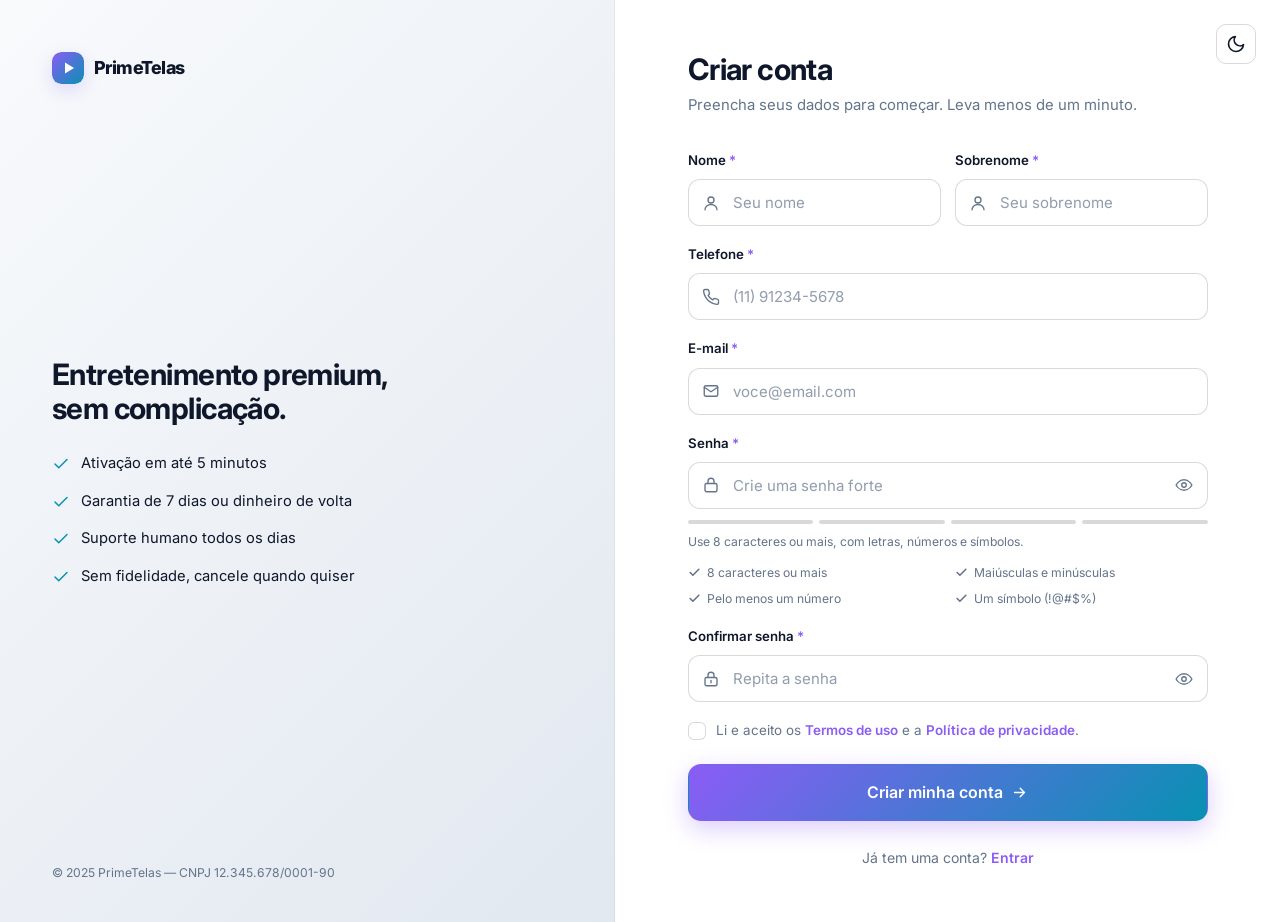
<file: cadastro.html>
<!DOCTYPE html>
<html lang="pt-BR">
<head>
<meta charset="UTF-8">
<meta name="viewport" content="width=device-width, initial-scale=1.0">
<meta name="theme-color" content="#ffffff">
<title>Criar conta — PrimeTelas</title>
<link rel="preconnect" href="https://fonts.googleapis.com">
<link rel="preconnect" href="https://fonts.gstatic.com" crossorigin>
<link href="https://fonts.googleapis.com/css2?family=Inter:wght@400;500;600;700;800&display=swap" rel="stylesheet">
<link rel="stylesheet" href="estilo.css">
<script>
  (function() {
    const savedTheme = localStorage.getItem('theme');
    if (savedTheme === 'dark') {
      document.documentElement.setAttribute('data-theme', 'dark');
    }
  })();
</script>
</head>
<body>

<div class="auth-page">
  <!-- Painel lateral -->
  <aside class="auth-aside">
    <a class="logo" href="index.html">
      <svg class="logo-mark" viewBox="0 0 32 32" aria-hidden="true">
        <defs>
          <linearGradient id="gradA" x1="0" y1="0" x2="32" y2="32" gradientUnits="userSpaceOnUse">
            <stop stop-color="#8b5cf6"/><stop offset="1" stop-color="#0891b2"/>
          </linearGradient>
        </defs>
        <rect width="32" height="32" rx="9" fill="url(#gradA)"/>
        <path d="M13 10.5v11l9-5.5-9-5.5z" fill="#fff"/>
      </svg>
      PrimeTelas
    </a>

    <div class="aside-content">
      <h2>Entretenimento premium, sem complicação.</h2>
      <ul class="aside-list">
        <li>
          <svg viewBox="0 0 24 24" fill="none" stroke="currentColor" stroke-width="2" stroke-linecap="round" stroke-linejoin="round"><path d="M20 6L9 17l-5-5"/></svg>
          Ativação em até 5 minutos
        </li>
        <li>
          <svg viewBox="0 0 24 24" fill="none" stroke="currentColor" stroke-width="2" stroke-linecap="round" stroke-linejoin="round"><path d="M20 6L9 17l-5-5"/></svg>
          Garantia de 7 dias ou dinheiro de volta
        </li>
        <li>
          <svg viewBox="0 0 24 24" fill="none" stroke="currentColor" stroke-width="2" stroke-linecap="round" stroke-linejoin="round"><path d="M20 6L9 17l-5-5"/></svg>
          Suporte humano todos os dias
        </li>
        <li>
          <svg viewBox="0 0 24 24" fill="none" stroke="currentColor" stroke-width="2" stroke-linecap="round" stroke-linejoin="round"><path d="M20 6L9 17l-5-5"/></svg>
          Sem fidelidade, cancele quando quiser
        </li>
      </ul>
    </div>

    <p class="aside-foot">&copy; 2025 PrimeTelas — CNPJ 12.345.678/0001-90</p>
  </aside>

  <!-- Formulário -->
  <main class="auth-main">
    <div class="auth-theme-toggle">
      <button class="theme-btn" id="theme-toggle" aria-label="Alternar tema">
        <svg class="moon" viewBox="0 0 24 24" fill="none" stroke="currentColor" stroke-width="2" stroke-linecap="round" stroke-linejoin="round"><path d="M21 12.79A9 9 0 1 1 11.21 3 7 7 0 0 0 21 12.79z"/></svg>
        <svg class="sun" viewBox="0 0 24 24" fill="none" stroke="currentColor" stroke-width="2" stroke-linecap="round" stroke-linejoin="round"><circle cx="12" cy="12" r="5"/><path d="M12 1v2M12 21v2M4.22 4.22l1.42 1.42M18.36 18.36l1.42 1.42M1 12h2M21 12h2M4.22 19.78l1.42-1.42M18.36 5.64l1.42-1.42"/></svg>
      </button>
    </div>

    <div class="auth-card">
      <a class="logo" href="index.html">
        <svg class="logo-mark" viewBox="0 0 32 32" aria-hidden="true">
          <defs>
            <linearGradient id="gradB" x1="0" y1="0" x2="32" y2="32" gradientUnits="userSpaceOnUse">
              <stop stop-color="#8b5cf6"/><stop offset="1" stop-color="#0891b2"/>
            </linearGradient>
          </defs>
          <rect width="32" height="32" rx="9" fill="url(#gradB)"/>
          <path d="M13 10.5v11l9-5.5-9-5.5z" fill="#fff"/>
        </svg>
        PrimeTelas
      </a>

      <h1>Criar conta</h1>
      <p class="sub">Preencha seus dados para começar. Leva menos de um minuto.</p>

      <form id="form-cadastro" novalidate>
        <div class="field-row">
          <div class="field" data-field="nome">
            <label for="nome">Nome <span class="req">*</span></label>
            <div class="input-wrap">
              <svg class="leading" viewBox="0 0 24 24" fill="none" stroke="currentColor" stroke-width="1.8" stroke-linecap="round" stroke-linejoin="round"><circle cx="12" cy="8" r="4"/><path d="M4 21c0-4 3.6-7 8-7s8 3 8 7"/></svg>
              <input type="text" id="nome" name="nome" placeholder="Seu nome" autocomplete="given-name">
            </div>
            <p class="error-msg">Informe seu nome.</p>
          </div>

          <div class="field" data-field="sobrenome">
            <label for="sobrenome">Sobrenome <span class="req">*</span></label>
            <div class="input-wrap">
              <svg class="leading" viewBox="0 0 24 24" fill="none" stroke="currentColor" stroke-width="1.8" stroke-linecap="round" stroke-linejoin="round"><circle cx="12" cy="8" r="4"/><path d="M4 21c0-4 3.6-7 8-7s8 3 8 7"/></svg>
              <input type="text" id="sobrenome" name="sobrenome" placeholder="Seu sobrenome" autocomplete="family-name">
            </div>
            <p class="error-msg">Informe seu sobrenome.</p>
          </div>
        </div>

        <div class="field" data-field="telefone">
          <label for="telefone">Telefone <span class="req">*</span></label>
          <div class="input-wrap">
            <svg class="leading" viewBox="0 0 24 24" fill="none" stroke="currentColor" stroke-width="1.8" stroke-linecap="round" stroke-linejoin="round"><path d="M22 16.9v3a2 2 0 0 1-2.2 2 19.8 19.8 0 0 1-8.6-3 19.5 19.5 0 0 1-6-6A19.8 19.8 0 0 1 2.1 4.2 2 2 0 0 1 4.1 2h3a2 2 0 0 1 2 1.7c.1 1 .4 2 .7 2.9a2 2 0 0 1-.5 2.1L8.1 9.9a16 16 0 0 0 6 6l1.2-1.2a2 2 0 0 1 2.1-.5c.9.3 1.9.6 2.9.7a2 2 0 0 1 1.7 2z"/></svg>
            <input type="tel" id="telefone" name="telefone" placeholder="(11) 91234-5678" inputmode="numeric" maxlength="15" autocomplete="tel">
          </div>
          <p class="error-msg">Informe um telefone válido com DDD.</p>
        </div>

        <div class="field" data-field="email">
          <label for="email">E-mail <span class="req">*</span></label>
          <div class="input-wrap">
            <svg class="leading" viewBox="0 0 24 24" fill="none" stroke="currentColor" stroke-width="1.8" stroke-linecap="round" stroke-linejoin="round"><rect x="3" y="5" width="18" height="14" rx="2"/><path d="M3 7l9 6 9-6"/></svg>
            <input type="email" id="email" name="email" placeholder="voce@email.com" autocomplete="email">
          </div>
          <p class="error-msg">Informe um e-mail válido.</p>
        </div>

        <div class="field" data-field="senha">
          <label for="senha">Senha <span class="req">*</span></label>
          <div class="input-wrap has-toggle">
            <svg class="leading" viewBox="0 0 24 24" fill="none" stroke="currentColor" stroke-width="1.8" stroke-linecap="round" stroke-linejoin="round"><rect x="4" y="10" width="16" height="11" rx="2"/><path d="M8 10V7a4 4 0 0 1 8 0v3"/></svg>
            <input type="password" id="senha" name="senha" placeholder="Crie uma senha forte" autocomplete="new-password">
            <button type="button" class="toggle-pass" data-target="senha" aria-label="Mostrar senha">
              <svg class="icon-eye" viewBox="0 0 24 24" fill="none" stroke="currentColor" stroke-width="1.8" stroke-linecap="round" stroke-linejoin="round"><path d="M1.5 12S5 5 12 5s10.5 7 10.5 7-3.5 7-10.5 7S1.5 12 1.5 12z"/><circle cx="12" cy="12" r="3"/></svg>
              <svg class="icon-eye-off" viewBox="0 0 24 24" fill="none" stroke="currentColor" stroke-width="1.8" stroke-linecap="round" stroke-linejoin="round"><path d="M3 3l18 18"/><path d="M10.6 6.2A10.9 10.9 0 0 1 12 6c7 0 10.5 6 10.5 6a17.6 17.6 0 0 1-3.4 4.2"/><path d="M6.3 6.4A17.4 17.4 0 0 0 1.5 12S5 18 12 18a10.8 10.8 0 0 0 4.4-.9"/><path d="M9.9 9.9a3 3 0 0 0 4.2 4.2"/></svg>
            </button>
          </div>

          <div class="strength">
            <div class="strength-bar" id="strength-bar">
              <span></span><span></span><span></span><span></span>
            </div>
            <p class="strength-label" id="strength-label">Use 8 caracteres ou mais, com letras, números e símbolos.</p>
          </div>

          <ul class="req-list">
            <li class="req-item" data-req="len">
              <svg viewBox="0 0 24 24" fill="none" stroke="currentColor" stroke-width="3" stroke-linecap="round" stroke-linejoin="round"><path d="M20 6L9 17l-5-5"/></svg>
              8 caracteres ou mais
            </li>
            <li class="req-item" data-req="case">
              <svg viewBox="0 0 24 24" fill="none" stroke="currentColor" stroke-width="3" stroke-linecap="round" stroke-linejoin="round"><path d="M20 6L9 17l-5-5"/></svg>
              Maiúsculas e minúsculas
            </li>
            <li class="req-item" data-req="num">
              <svg viewBox="0 0 24 24" fill="none" stroke="currentColor" stroke-width="3" stroke-linecap="round" stroke-linejoin="round"><path d="M20 6L9 17l-5-5"/></svg>
              Pelo menos um número
            </li>
            <li class="req-item" data-req="sym">
              <svg viewBox="0 0 24 24" fill="none" stroke="currentColor" stroke-width="3" stroke-linecap="round" stroke-linejoin="round"><path d="M20 6L9 17l-5-5"/></svg>
              Um símbolo (!@#$%)
            </li>
          </ul>

          <p class="error-msg">Sua senha precisa atender a todos os requisitos.</p>
        </div>

        <div class="field" data-field="confirmar">
          <label for="confirmar">Confirmar senha <span class="req">*</span></label>
          <div class="input-wrap has-toggle">
            <svg class="leading" viewBox="0 0 24 24" fill="none" stroke="currentColor" stroke-width="1.8" stroke-linecap="round" stroke-linejoin="round"><rect x="4" y="10" width="16" height="11" rx="2"/><path d="M8 10V7a4 4 0 0 1 8 0v3"/><path d="M12 14v3"/></svg>
            <input type="password" id="confirmar" name="confirmar" placeholder="Repita a senha" autocomplete="new-password">
            <button type="button" class="toggle-pass" data-target="confirmar" aria-label="Mostrar senha">
              <svg class="icon-eye" viewBox="0 0 24 24" fill="none" stroke="currentColor" stroke-width="1.8" stroke-linecap="round" stroke-linejoin="round"><path d="M1.5 12S5 5 12 5s10.5 7 10.5 7-3.5 7-10.5 7S1.5 12 1.5 12z"/><circle cx="12" cy="12" r="3"/></svg>
              <svg class="icon-eye-off" viewBox="0 0 24 24" fill="none" stroke="currentColor" stroke-width="1.8" stroke-linecap="round" stroke-linejoin="round"><path d="M3 3l18 18"/><path d="M10.6 6.2A10.9 10.9 0 0 1 12 6c7 0 10.5 6 10.5 6a17.6 17.6 0 0 1-3.4 4.2"/><path d="M6.3 6.4A17.4 17.4 0 0 0 1.5 12S5 18 12 18a10.8 10.8 0 0 0 4.4-.9"/><path d="M9.9 9.9a3 3 0 0 0 4.2 4.2"/></svg>
            </button>
          </div>
          <p class="error-msg">As senhas não coincidem.</p>
        </div>

        <label class="checkbox" id="wrap-termos">
          <input type="checkbox" id="termos">
          <span>Li e aceito os <a href="#">Termos de uso</a> e a <a href="#">Política de privacidade</a>.</span>
        </label>

        <button type="submit" class="btn btn-primary btn-block btn-lg">
          Criar minha conta
          <svg viewBox="0 0 24 24" fill="none" stroke="currentColor" stroke-width="2" stroke-linecap="round" stroke-linejoin="round"><path d="M5 12h14M13 6l6 6-6 6"/></svg>
        </button>
      </form>

      <div class="success-box" id="sucesso">
        <div class="ok-icon">
          <svg viewBox="0 0 24 24" fill="none" stroke="currentColor" stroke-width="2.5" stroke-linecap="round" stroke-linejoin="round"><path d="M20 6L9 17l-5-5"/></svg>
        </div>
        <h2>Conta criada com sucesso!</h2>
        <p>Simulação concluída. Redirecionando para a página inicial...</p>
      </div>

      <p class="auth-switch">Já tem uma conta? <a href="entrar.html">Entrar</a></p>
    </div>
  </main>
</div>

<script>
(function () {
  // Lógica do Botão de Tema
  const themeToggle = document.getElementById('theme-toggle');
  themeToggle.addEventListener('click', () => {
    const isDark = document.documentElement.getAttribute('data-theme') === 'dark';
    if (isDark) {
      document.documentElement.removeAttribute('data-theme');
      localStorage.setItem('theme', 'light');
    } else {
      document.documentElement.setAttribute('data-theme', 'dark');
      localStorage.setItem('theme', 'dark');
    }
  });

  const form      = document.getElementById('form-cadastro');
  const senha     = document.getElementById('senha');
  const confirmar = document.getElementById('confirmar');
  const telefone  = document.getElementById('telefone');
  const termos    = document.getElementById('termos');
  const wrapTermos= document.getElementById('wrap-termos');
  const barra     = document.getElementById('strength-bar').children;
  const rotulo    = document.getElementById('strength-label');

  document.querySelectorAll('.toggle-pass').forEach(function (btn) {
    btn.addEventListener('click', function () {
      const input = document.getElementById(btn.dataset.target);
      const visivel = input.type === 'password';
      input.type = visivel ? 'text' : 'password';
      btn.classList.toggle('visible', visivel);
      btn.setAttribute('aria-label', visivel ? 'Ocultar senha' : 'Mostrar senha');
    });
  });

  telefone.addEventListener('input', function () {
    let v = telefone.value.replace(/\D/g, '').slice(0, 11);
    if (v.length === 0)      telefone.value = '';
    else if (v.length <= 2)  telefone.value = '(' + v;
    else if (v.length <= 6)  telefone.value = '(' + v.slice(0, 2) + ') ' + v.slice(2);
    else if (v.length <= 10) telefone.value = '(' + v.slice(0, 2) + ') ' + v.slice(2, 6) + '-' + v.slice(6);
    else                     telefone.value = '(' + v.slice(0, 2) + ') ' + v.slice(2, 7) + '-' + v.slice(7);
  });

  const regras = {
    len:  function (v) { return v.length >= 8; },
    case: function (v) { return /[a-z]/.test(v) && /[A-Z]/.test(v); },
    num:  function (v) { return /\d/.test(v); },
    sym:  function (v) { return /[^A-Za-z0-9]/.test(v); }
  };

  function atualizarForca() {
    const v = senha.value;
    let pontos = 0;

    Object.keys(regras).forEach(function (chave) {
      const ok = regras[chave](v);
      if (ok) pontos++;
      document.querySelector('[data-req="' + chave + '"]').classList.toggle('ok', ok);
    });

    for (let i = 0; i < barra.length; i++) {
      barra[i].className = '';
      if (i < pontos) {
        barra[i].classList.add('on');
        if (pontos >= 3) barra[i].classList.add('strong');
        else if (pontos === 2) barra[i].classList.add('med');
      }
    }

    if (!v) {
      rotulo.textContent = 'Use 8 caracteres ou mais, com letras, números e símbolos.';
    } else if (pontos === 1) {
      rotulo.textContent = 'Senha fraca — continue adicionando caracteres.';
    } else if (pontos === 2) {
      rotulo.textContent = 'Senha média — falta pouco para ficar segura.';
    } else if (pontos === 3) {
      rotulo.textContent = 'Senha forte — boa escolha.';
    } else {
      rotulo.textContent = 'Senha muito forte — excelente.';
    }

    return pontos === 4;
  }

  senha.addEventListener('input', atualizarForca);

  function marcar(campo, valido) {
    const el = document.querySelector('[data-field="' + campo + '"]');
    if (el) el.classList.toggle('invalid', !valido);
    return valido;
  }

  function validar() {
    let ok = true;
    let primeiroInvalido = null;

    const nome = document.getElementById('nome');
    const sobrenome = document.getElementById('sobrenome');
    const email = document.getElementById('email');

    function checar(campo, condicao, elemento) {
      const valido = marcar(campo, condicao);
      if (!valido) { ok = false; if (!primeiroInvalido) primeiroInvalido = elemento; }
      return valido;
    }

    checar('nome', nome.value.trim().length >= 2, nome);
    checar('sobrenome', sobrenome.value.trim().length >= 2, sobrenome);
    checar('telefone', telefone.value.replace(/\D/g, '').length >= 10, telefone);
    checar('email', /^[^\s@]+@[^\s@]+\.[^\s@]{2,}$/.test(email.value.trim()), email);
    checar('senha', atualizarForca(), senha);
    checar('confirmar', confirmar.value.length > 0 && confirmar.value === senha.value, confirmar);

    if (!termos.checked) {
      ok = false;
      wrapTermos.classList.add('invalid');
      if (!primeiroInvalido) primeiroInvalido = termos;
    } else {
      wrapTermos.classList.remove('invalid');
    }

    if (primeiroInvalido) {
      primeiroInvalido.scrollIntoView({ behavior: 'smooth', block: 'center' });
      primeiroInvalido.focus({ preventScroll: true });
    }

    return ok;
  }

  document.querySelectorAll('#form-cadastro input').forEach(function (input) {
    input.addEventListener('input', function () {
      const field = input.closest('[data-field]');
      if (field) field.classList.remove('invalid');
      if (input === termos) wrapTermos.classList.remove('invalid');
    });
  });

  form.addEventListener('submit', function (e) {
    e.preventDefault();
    if (!validar()) return;

    form.style.display = 'none';
    document.getElementById('sucesso').style.display = 'block';

    setTimeout(function () {
      window.location.href = 'index.html'; // Redireciona para index
    }, 2400);
  });
})();
</script>

</body>
</html>
</file>
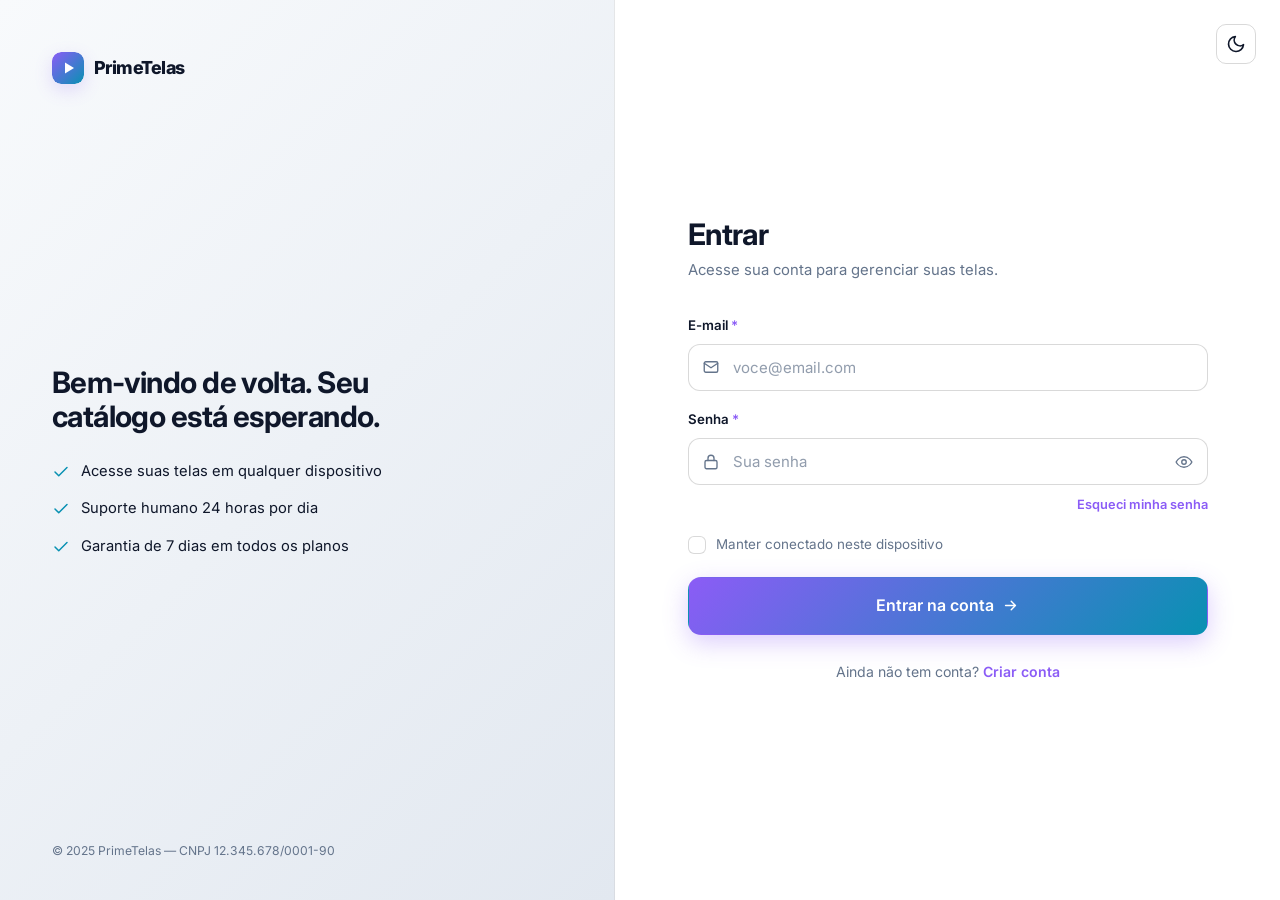
<file: entrar.html>
<!DOCTYPE html>
<html lang="pt-BR">
<head>
<meta charset="UTF-8">
<meta name="viewport" content="width=device-width, initial-scale=1.0">
<meta name="theme-color" content="#ffffff">
<title>Entrar — PrimeTelas</title>
<link rel="preconnect" href="https://fonts.googleapis.com">
<link rel="preconnect" href="https://fonts.gstatic.com" crossorigin>
<link href="https://fonts.googleapis.com/css2?family=Inter:wght@400;500;600;700;800&display=swap" rel="stylesheet">
<link rel="stylesheet" href="estilo.css">
<script>
  (function() {
    const savedTheme = localStorage.getItem('theme');
    if (savedTheme === 'dark') {
      document.documentElement.setAttribute('data-theme', 'dark');
    }
  })();
</script>
</head>
<body>

<div class="auth-page">
  <aside class="auth-aside">
    <a class="logo" href="index.html">
      <svg class="logo-mark" viewBox="0 0 32 32" aria-hidden="true">
        <defs>
          <linearGradient id="gradC" x1="0" y1="0" x2="32" y2="32" gradientUnits="userSpaceOnUse">
            <stop stop-color="#8b5cf6"/><stop offset="1" stop-color="#0891b2"/>
          </linearGradient>
        </defs>
        <rect width="32" height="32" rx="9" fill="url(#gradC)"/>
        <path d="M13 10.5v11l9-5.5-9-5.5z" fill="#fff"/>
      </svg>
      PrimeTelas
    </a>

    <div class="aside-content">
      <h2>Bem-vindo de volta. Seu catálogo está esperando.</h2>
      <ul class="aside-list">
        <li>
          <svg viewBox="0 0 24 24" fill="none" stroke="currentColor" stroke-width="2" stroke-linecap="round" stroke-linejoin="round"><path d="M20 6L9 17l-5-5"/></svg>
          Acesse suas telas em qualquer dispositivo
        </li>
        <li>
          <svg viewBox="0 0 24 24" fill="none" stroke="currentColor" stroke-width="2" stroke-linecap="round" stroke-linejoin="round"><path d="M20 6L9 17l-5-5"/></svg>
          Suporte humano 24 horas por dia
        </li>
        <li>
          <svg viewBox="0 0 24 24" fill="none" stroke="currentColor" stroke-width="2" stroke-linecap="round" stroke-linejoin="round"><path d="M20 6L9 17l-5-5"/></svg>
          Garantia de 7 dias em todos os planos
        </li>
      </ul>
    </div>

    <p class="aside-foot">&copy; 2025 PrimeTelas — CNPJ 12.345.678/0001-90</p>
  </aside>

  <main class="auth-main">
    <div class="auth-theme-toggle">
      <button class="theme-btn" id="theme-toggle" aria-label="Alternar tema">
        <svg class="moon" viewBox="0 0 24 24" fill="none" stroke="currentColor" stroke-width="2" stroke-linecap="round" stroke-linejoin="round"><path d="M21 12.79A9 9 0 1 1 11.21 3 7 7 0 0 0 21 12.79z"/></svg>
        <svg class="sun" viewBox="0 0 24 24" fill="none" stroke="currentColor" stroke-width="2" stroke-linecap="round" stroke-linejoin="round"><circle cx="12" cy="12" r="5"/><path d="M12 1v2M12 21v2M4.22 4.22l1.42 1.42M18.36 18.36l1.42 1.42M1 12h2M21 12h2M4.22 19.78l1.42-1.42M18.36 5.64l1.42-1.42"/></svg>
      </button>
    </div>

    <div class="auth-card">
      <a class="logo" href="index.html">
        <svg class="logo-mark" viewBox="0 0 32 32" aria-hidden="true">
          <defs>
            <linearGradient id="gradD" x1="0" y1="0" x2="32" y2="32" gradientUnits="userSpaceOnUse">
              <stop stop-color="#8b5cf6"/><stop offset="1" stop-color="#0891b2"/>
            </linearGradient>
          </defs>
          <rect width="32" height="32" rx="9" fill="url(#gradD)"/>
          <path d="M13 10.5v11l9-5.5-9-5.5z" fill="#fff"/>
        </svg>
        PrimeTelas
      </a>

      <h1>Entrar</h1>
      <p class="sub">Acesse sua conta para gerenciar suas telas.</p>

      <form id="form-login" novalidate>
        <div class="field" data-field="email">
          <label for="email">E-mail <span class="req">*</span></label>
          <div class="input-wrap">
            <svg class="leading" viewBox="0 0 24 24" fill="none" stroke="currentColor" stroke-width="1.8" stroke-linecap="round" stroke-linejoin="round"><rect x="3" y="5" width="18" height="14" rx="2"/><path d="M3 7l9 6 9-6"/></svg>
            <input type="email" id="email" name="email" placeholder="voce@email.com" autocomplete="email">
          </div>
          <p class="error-msg">Informe um e-mail válido.</p>
        </div>

        <div class="field" data-field="senha">
          <label for="senha">Senha <span class="req">*</span></label>
          <div class="input-wrap has-toggle">
            <svg class="leading" viewBox="0 0 24 24" fill="none" stroke="currentColor" stroke-width="1.8" stroke-linecap="round" stroke-linejoin="round"><rect x="4" y="10" width="16" height="11" rx="2"/><path d="M8 10V7a4 4 0 0 1 8 0v3"/></svg>
            <input type="password" id="senha" name="senha" placeholder="Sua senha" autocomplete="current-password">
            <button type="button" class="toggle-pass" data-target="senha" aria-label="Mostrar senha">
              <svg class="icon-eye" viewBox="0 0 24 24" fill="none" stroke="currentColor" stroke-width="1.8" stroke-linecap="round" stroke-linejoin="round"><path d="M1.5 12S5 5 12 5s10.5 7 10.5 7-3.5 7-10.5 7S1.5 12 1.5 12z"/><circle cx="12" cy="12" r="3"/></svg>
              <svg class="icon-eye-off" viewBox="0 0 24 24" fill="none" stroke="currentColor" stroke-width="1.8" stroke-linecap="round" stroke-linejoin="round"><path d="M3 3l18 18"/><path d="M10.6 6.2A10.9 10.9 0 0 1 12 6c7 0 10.5 6 10.5 6a17.6 17.6 0 0 1-3.4 4.2"/><path d="M6.3 6.4A17.4 17.4 0 0 0 1.5 12S5 18 12 18a10.8 10.8 0 0 0 4.4-.9"/><path d="M9.9 9.9a3 3 0 0 0 4.2 4.2"/></svg>
            </button>
          </div>
          <p class="error-msg">Informe sua senha.</p>
        </div>

        <a class="link-mini" href="#">Esqueci minha senha</a>

        <label class="checkbox">
          <input type="checkbox" id="lembrar">
          <span>Manter conectado neste dispositivo</span>
        </label>

        <button type="submit" class="btn btn-primary btn-block btn-lg">
          Entrar na conta
          <svg viewBox="0 0 24 24" fill="none" stroke="currentColor" stroke-width="2" stroke-linecap="round" stroke-linejoin="round"><path d="M5 12h14M13 6l6 6-6 6"/></svg>
        </button>
      </form>

      <div class="success-box" id="sucesso">
        <div class="ok-icon">
          <svg viewBox="0 0 24 24" fill="none" stroke="currentColor" stroke-width="2.5" stroke-linecap="round" stroke-linejoin="round"><path d="M20 6L9 17l-5-5"/></svg>
        </div>
        <h2>Login realizado!</h2>
        <p>Simulação concluída. Redirecionando para a página inicial...</p>
      </div>

      <p class="auth-switch">Ainda não tem conta? <a href="cadastro.html">Criar conta</a></p>
    </div>
  </main>
</div>

<script>
(function () {
  // Lógica do Botão de Tema
  const themeToggle = document.getElementById('theme-toggle');
  themeToggle.addEventListener('click', () => {
    const isDark = document.documentElement.getAttribute('data-theme') === 'dark';
    if (isDark) {
      document.documentElement.removeAttribute('data-theme');
      localStorage.setItem('theme', 'light');
    } else {
      document.documentElement.setAttribute('data-theme', 'dark');
      localStorage.setItem('theme', 'dark');
    }
  });

  const form  = document.getElementById('form-login');
  const email = document.getElementById('email');
  const senha = document.getElementById('senha');

  document.querySelectorAll('.toggle-pass').forEach(function (btn) {
    btn.addEventListener('click', function () {
      const input = document.getElementById(btn.dataset.target);
      const visivel = input.type === 'password';
      input.type = visivel ? 'text' : 'password';
      btn.classList.toggle('visible', visivel);
      btn.setAttribute('aria-label', visivel ? 'Ocultar senha' : 'Mostrar senha');
    });
  });

  function marcar(campo, valido) {
    const el = document.querySelector('[data-field="' + campo + '"]');
    if (el) el.classList.toggle('invalid', !valido);
    return valido;
  }

  document.querySelectorAll('#form-login input').forEach(function (input) {
    input.addEventListener('input', function () {
      const field = input.closest('[data-field]');
      if (field) field.classList.remove('invalid');
    });
  });

  form.addEventListener('submit', function (e) {
    e.preventDefault();

    let ok = true;
    let primeiro = null;

    if (!marcar('email', /^[^\s@]+@[^\s@]+\.[^\s@]{2,}$/.test(email.value.trim()))) {
      ok = false; primeiro = email;
    }
    if (!marcar('senha', senha.value.length > 0)) {
      ok = false; if (!primeiro) primeiro = senha;
    }

    if (!ok) {
      if (primeiro) primeiro.focus();
      return;
    }

    form.style.display = 'none';
    document.getElementById('sucesso').style.display = 'block';

    setTimeout(function () {
      window.location.href = 'index.html'; // Redireciona para index
    }, 2000);
  });
})();
</script>

</body>
</html>
</file>
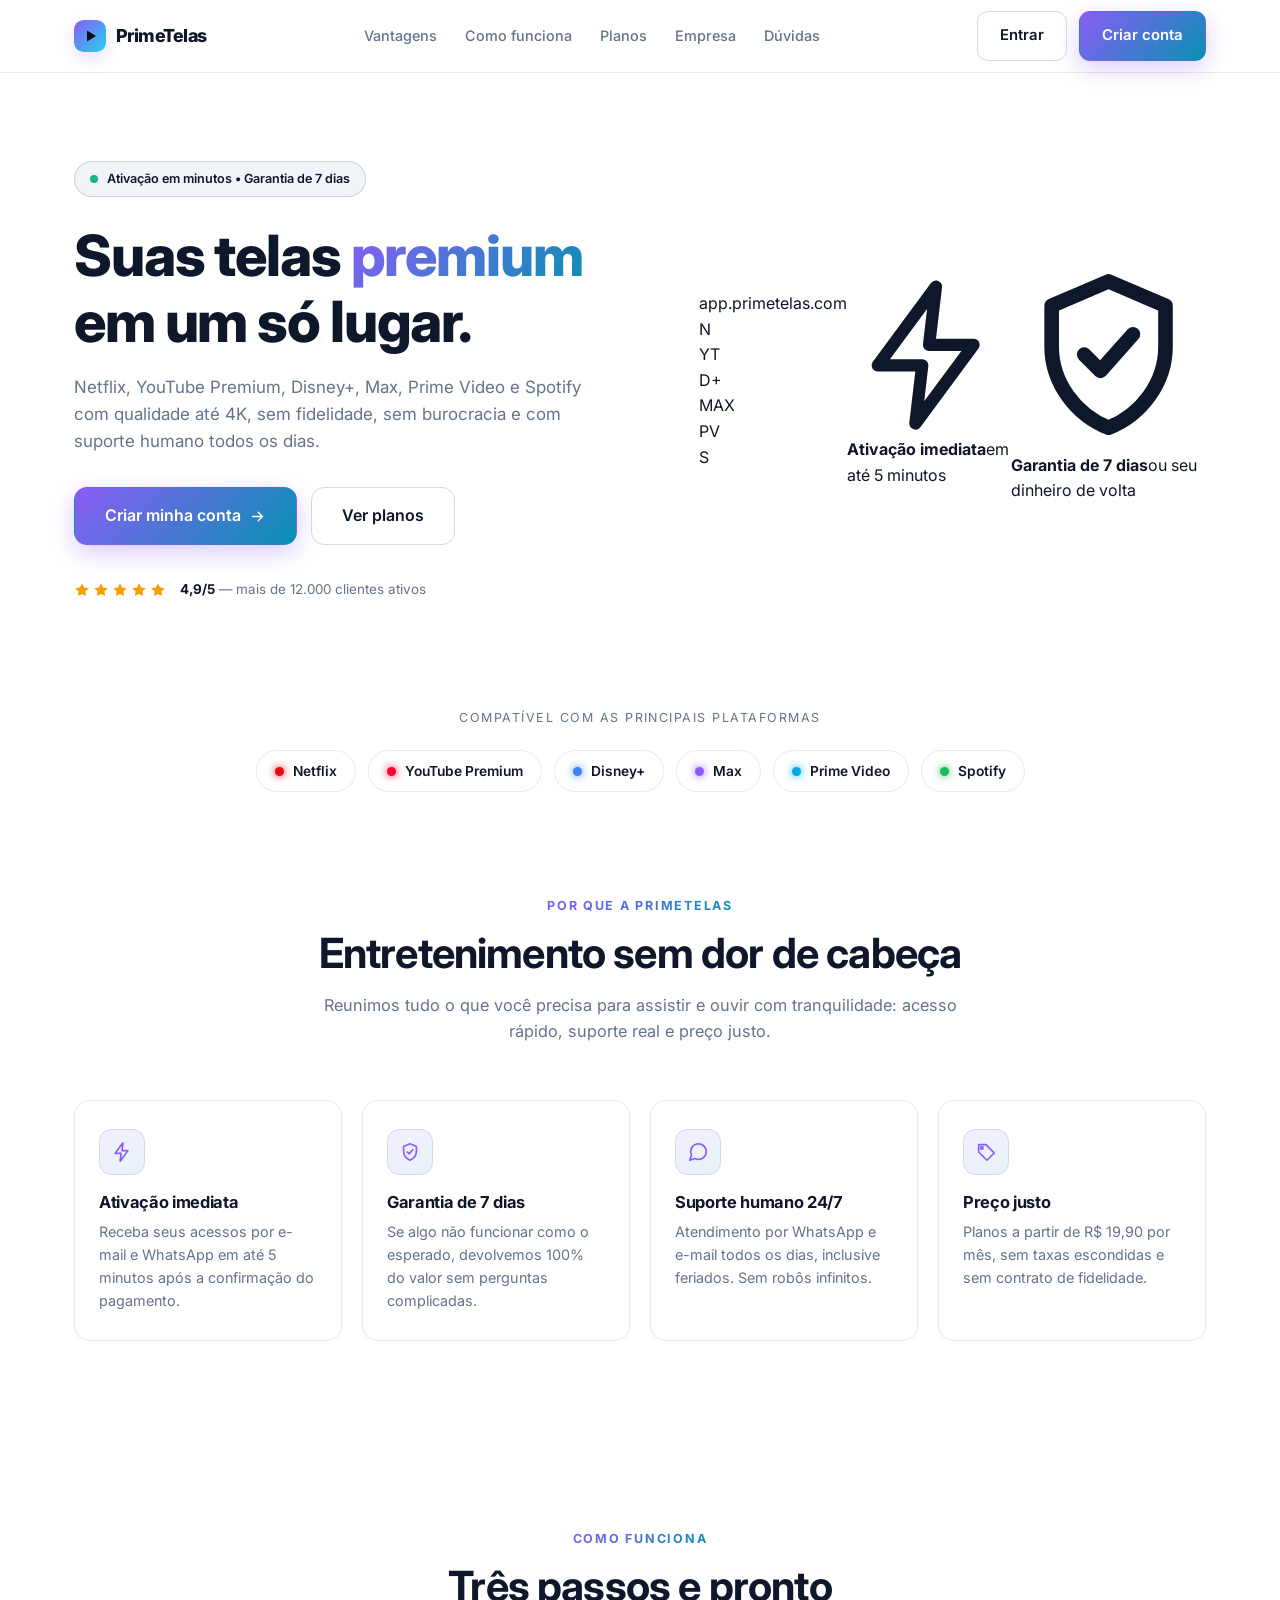
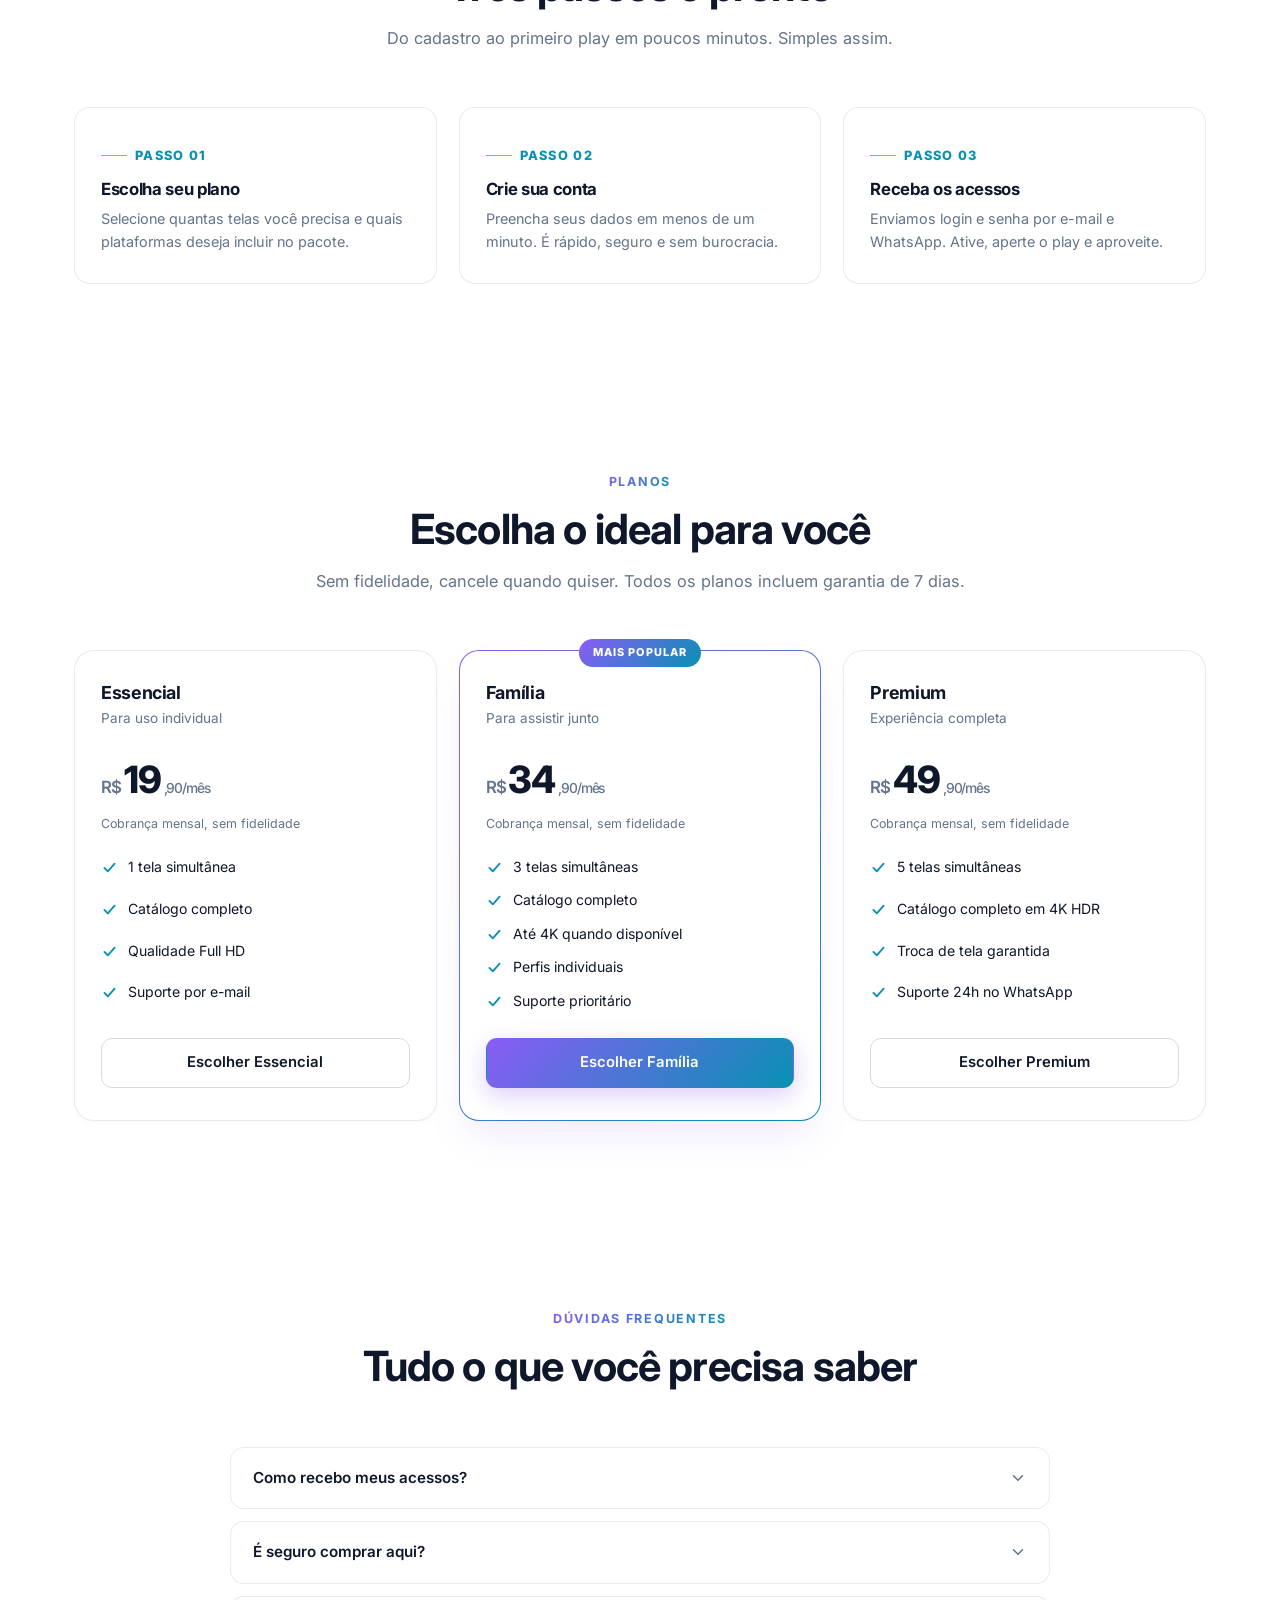
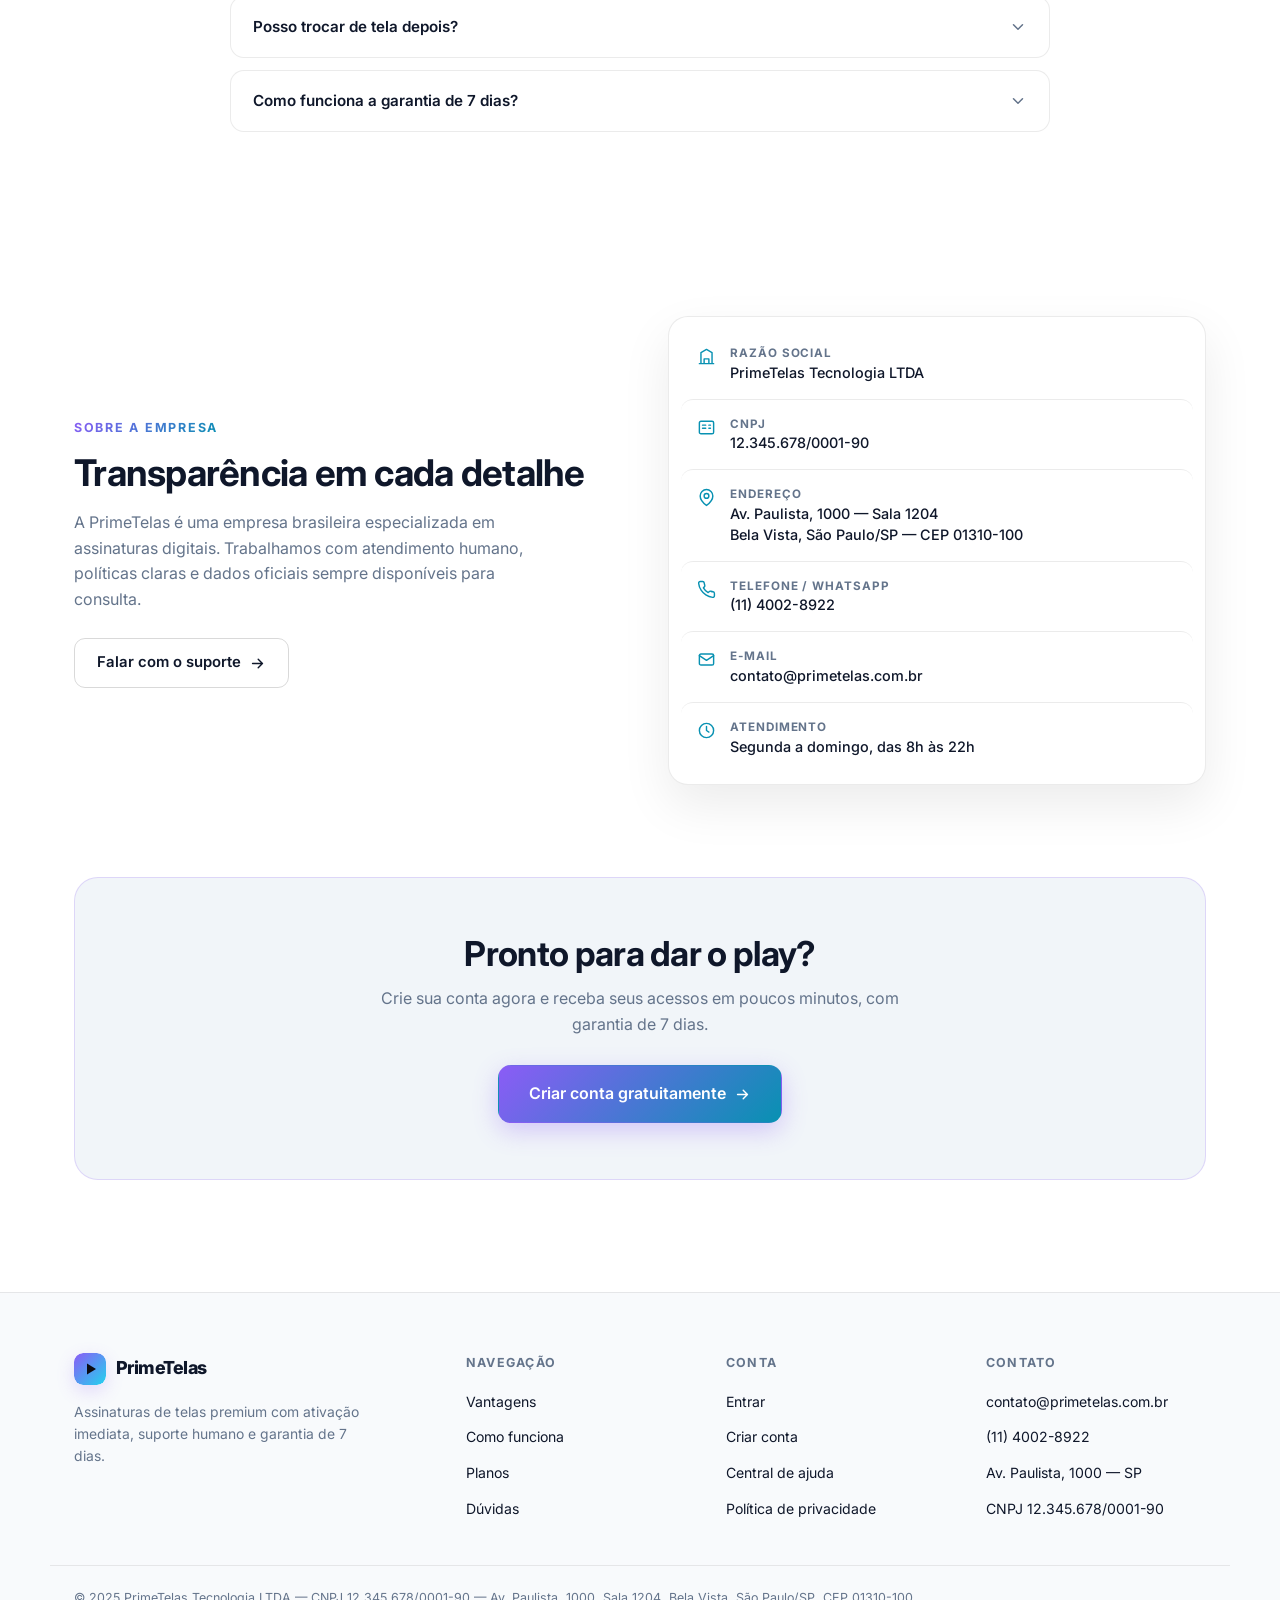
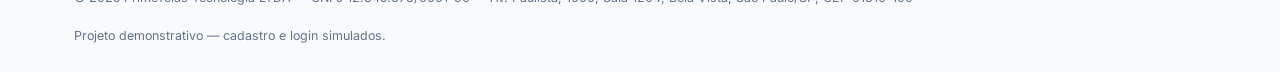
<file: inicio.html>
<!DOCTYPE html>
<html lang="pt-BR">
<head>
<meta charset="UTF-8">
<meta name="viewport" content="width=device-width, initial-scale=1.0">
<meta name="theme-color" content="#08080d">
<meta name="description" content="PrimeTelas — assinaturas de telas premium: Netflix, YouTube Premium, Disney+, Max, Prime Video e Spotify com ativação imediata.">
<title>PrimeTelas — Suas telas premium em um só lugar</title>
<link rel="preconnect" href="https://fonts.googleapis.com">
<link rel="preconnect" href="https://fonts.gstatic.com" crossorigin>
<link href="https://fonts.googleapis.com/css2?family=Inter:wght@400;500;600;700;800&display=swap" rel="stylesheet">
<link rel="stylesheet" href="estilo.css">
</head>
<body>

<!-- ================= NAVBAR ================= -->
<header class="navbar">
  <div class="container nav-inner">
    <a class="logo" href="inicio.html">
      <svg class="logo-mark" viewBox="0 0 32 32" aria-hidden="true">
        <defs>
          <linearGradient id="gradLogo" x1="0" y1="0" x2="32" y2="32" gradientUnits="userSpaceOnUse">
            <stop stop-color="#8b5cf6"/><stop offset="1" stop-color="#22d3ee"/>
          </linearGradient>
        </defs>
        <rect width="32" height="32" rx="9" fill="url(#gradLogo)"/>
        <path d="M13 10.5v11l9-5.5-9-5.5z" fill="#0b0b12"/>
      </svg>
      PrimeTelas
    </a>

    <nav class="nav-links">
      <a href="#vantagens">Vantagens</a>
      <a href="#como-funciona">Como funciona</a>
      <a href="#planos">Planos</a>
      <a href="#empresa">Empresa</a>
      <a href="#faq">Dúvidas</a>
    </nav>

    <div class="nav-actions">
      <a href="entrar.html" class="btn btn-ghost">Entrar</a>
      <a href="cadastro.html" class="btn btn-primary">Criar conta</a>
    </div>
  </div>
</header>

<main>
  <!-- ================= HERO ================= -->
  <section class="hero">
    <div class="container hero-grid">
      <div>
        <span class="badge"><span class="pulse"></span> Ativação em minutos &bull; Garantia de 7 dias</span>
        <h1>Suas telas <span class="grad">premium</span> em um só lugar.</h1>
        <p class="lead">
          Netflix, YouTube Premium, Disney+, Max, Prime Video e Spotify com qualidade até 4K,
          sem fidelidade, sem burocracia e com suporte humano todos os dias.
        </p>
        <div class="hero-actions">
          <a href="cadastro.html" class="btn btn-primary btn-lg">
            Criar minha conta
            <svg viewBox="0 0 24 24" fill="none" stroke="currentColor" stroke-width="2" stroke-linecap="round" stroke-linejoin="round"><path d="M5 12h14M13 6l6 6-6 6"/></svg>
          </a>
          <a href="#planos" class="btn btn-ghost btn-lg">Ver planos</a>
        </div>
        <div class="trust">
          <div class="stars" aria-label="Avaliação 4,9 de 5">
            <svg viewBox="0 0 20 20" fill="currentColor"><path d="M10 1.5l2.6 5.3 5.9.9-4.3 4.1 1 5.8L10 14.9 4.8 17.6l1-5.8L1.5 7.7l5.9-.9L10 1.5z"/></svg>
            <svg viewBox="0 0 20 20" fill="currentColor"><path d="M10 1.5l2.6 5.3 5.9.9-4.3 4.1 1 5.8L10 14.9 4.8 17.6l1-5.8L1.5 7.7l5.9-.9L10 1.5z"/></svg>
            <svg viewBox="0 0 20 20" fill="currentColor"><path d="M10 1.5l2.6 5.3 5.9.9-4.3 4.1 1 5.8L10 14.9 4.8 17.6l1-5.8L1.5 7.7l5.9-.9L10 1.5z"/></svg>
            <svg viewBox="0 0 20 20" fill="currentColor"><path d="M10 1.5l2.6 5.3 5.9.9-4.3 4.1 1 5.8L10 14.9 4.8 17.6l1-5.8L1.5 7.7l5.9-.9L10 1.5z"/></svg>
            <svg viewBox="0 0 20 20" fill="currentColor"><path d="M10 1.5l2.6 5.3 5.9.9-4.3 4.1 1 5.8L10 14.9 4.8 17.6l1-5.8L1.5 7.7l5.9-.9L10 1.5z"/></svg>
          </div>
          <small><b>4,9/5</b> — mais de 12.000 clientes ativos</small>
        </div>
      </div>

      <div class="hero-visual">
        <div class="screen-panel">
          <div class="screen-top">
            <span class="dot"></span><span class="dot"></span><span class="dot"></span>
            <span class="screen-url">app.primetelas.com</span>
          </div>
          <div class="tiles">
            <div class="tile" style="--brand:#e50914">N</div>
            <div class="tile" style="--brand:#ff0033">YT</div>
            <div class="tile" style="--brand:#3b82f6">D+</div>
            <div class="tile" style="--brand:#8b5cf6">MAX</div>
            <div class="tile" style="--brand:#00a8e1">PV</div>
            <div class="tile" style="--brand:#1db954">S</div>
          </div>
        </div>
        <div class="float-card float-1">
          <svg viewBox="0 0 24 24" fill="none" stroke="currentColor" stroke-width="1.8" stroke-linecap="round" stroke-linejoin="round"><path d="M13 2L4.5 13.5H11L10 22l8.5-11.5H12L13 2z"/></svg>
          <div><strong>Ativação imediata</strong><span>em até 5 minutos</span></div>
        </div>
        <div class="float-card float-2">
          <svg viewBox="0 0 24 24" fill="none" stroke="currentColor" stroke-width="1.8" stroke-linecap="round" stroke-linejoin="round"><path d="M12 3l7 3v5c0 4.5-3 8.4-7 10-4-1.6-7-5.5-7-10V6l7-3z"/><path d="M9 12l2 2 4-4.5"/></svg>
          <div><strong>Garantia de 7 dias</strong><span>ou seu dinheiro de volta</span></div>
        </div>
      </div>
    </div>
  </section>

  <!-- ================= MARCAS ================= -->
  <section class="brands">
    <div class="container">
      <p>Compatível com as principais plataformas</p>
      <div class="brand-row">
        <span class="brand-pill"><span class="brand-dot" style="--brand:#e50914"></span>Netflix</span>
        <span class="brand-pill"><span class="brand-dot" style="--brand:#ff0033"></span>YouTube Premium</span>
        <span class="brand-pill"><span class="brand-dot" style="--brand:#3b82f6"></span>Disney+</span>
        <span class="brand-pill"><span class="brand-dot" style="--brand:#8b5cf6"></span>Max</span>
        <span class="brand-pill"><span class="brand-dot" style="--brand:#00a8e1"></span>Prime Video</span>
        <span class="brand-pill"><span class="brand-dot" style="--brand:#1db954"></span>Spotify</span>
      </div>
    </div>
  </section>

  <!-- ================= VANTAGENS ================= -->
  <section class="section" id="vantagens">
    <div class="container">
      <div class="section-head">
        <span class="eyebrow">Por que a PrimeTelas</span>
        <h2>Entretenimento sem dor de cabeça</h2>
        <p>Reunimos tudo o que você precisa para assistir e ouvir com tranquilidade: acesso rápido, suporte real e preço justo.</p>
      </div>

      <div class="grid-cards">
        <article class="card">
          <div class="icon-box">
            <svg viewBox="0 0 24 24" fill="none" stroke="currentColor" stroke-width="1.8" stroke-linecap="round" stroke-linejoin="round"><path d="M13 2L4.5 13.5H11L10 22l8.5-11.5H12L13 2z"/></svg>
          </div>
          <h3>Ativação imediata</h3>
          <p>Receba seus acessos por e-mail e WhatsApp em até 5 minutos após a confirmação do pagamento.</p>
        </article>

        <article class="card">
          <div class="icon-box">
            <svg viewBox="0 0 24 24" fill="none" stroke="currentColor" stroke-width="1.8" stroke-linecap="round" stroke-linejoin="round"><path d="M12 3l7 3v5c0 4.5-3 8.4-7 10-4-1.6-7-5.5-7-10V6l7-3z"/><path d="M9 12l2 2 4-4.5"/></svg>
          </div>
          <h3>Garantia de 7 dias</h3>
          <p>Se algo não funcionar como o esperado, devolvemos 100% do valor sem perguntas complicadas.</p>
        </article>

        <article class="card">
          <div class="icon-box">
            <svg viewBox="0 0 24 24" fill="none" stroke="currentColor" stroke-width="1.8" stroke-linecap="round" stroke-linejoin="round"><path d="M21 11.5a8.5 8.5 0 0 1-12.4 7.6L3 21l1.9-5.6A8.5 8.5 0 1 1 21 11.5z"/></svg>
          </div>
          <h3>Suporte humano 24/7</h3>
          <p>Atendimento por WhatsApp e e-mail todos os dias, inclusive feriados. Sem robôs infinitos.</p>
        </article>

        <article class="card">
          <div class="icon-box">
            <svg viewBox="0 0 24 24" fill="none" stroke="currentColor" stroke-width="1.8" stroke-linecap="round" stroke-linejoin="round"><path d="M20.6 13.4L13 21l-9-9V4h8l8.6 8.6a1 1 0 0 1 0 1.4z"/><circle cx="7.5" cy="7.5" r="1.3"/></svg>
          </div>
          <h3>Preço justo</h3>
          <p>Planos a partir de R$ 19,90 por mês, sem taxas escondidas e sem contrato de fidelidade.</p>
        </article>
      </div>
    </div>
  </section>

  <!-- ================= COMO FUNCIONA ================= -->
  <section class="section" id="como-funciona">
    <div class="container">
      <div class="section-head">
        <span class="eyebrow">Como funciona</span>
        <h2>Três passos e pronto</h2>
        <p>Do cadastro ao primeiro play em poucos minutos. Simples assim.</p>
      </div>

      <div class="steps">
        <div class="step">
          <span class="step-num">PASSO 01</span>
          <h3>Escolha seu plano</h3>
          <p>Selecione quantas telas você precisa e quais plataformas deseja incluir no pacote.</p>
        </div>
        <div class="step">
          <span class="step-num">PASSO 02</span>
          <h3>Crie sua conta</h3>
          <p>Preencha seus dados em menos de um minuto. É rápido, seguro e sem burocracia.</p>
        </div>
        <div class="step">
          <span class="step-num">PASSO 03</span>
          <h3>Receba os acessos</h3>
          <p>Enviamos login e senha por e-mail e WhatsApp. Ative, aperte o play e aproveite.</p>
        </div>
      </div>
    </div>
  </section>

  <!-- ================= PLANOS ================= -->
  <section class="section" id="planos">
    <div class="container">
      <div class="section-head">
        <span class="eyebrow">Planos</span>
        <h2>Escolha o ideal para você</h2>
        <p>Sem fidelidade, cancele quando quiser. Todos os planos incluem garantia de 7 dias.</p>
      </div>

      <div class="plans">
        <article class="plan">
          <h3>Essencial</h3>
          <p class="plan-desc">Para uso individual</p>
          <div class="plan-price"><span class="cur">R$</span>19<small>,90/mês</small></div>
          <p class="plan-note">Cobrança mensal, sem fidelidade</p>
          <ul class="plan-list">
            <li><svg class="check" viewBox="0 0 20 20" fill="none"><path d="M4 10.5l4 4 8-9" stroke="currentColor" stroke-width="2.2" stroke-linecap="round" stroke-linejoin="round"/></svg>1 tela simultânea</li>
            <li><svg class="check" viewBox="0 0 20 20" fill="none"><path d="M4 10.5l4 4 8-9" stroke="currentColor" stroke-width="2.2" stroke-linecap="round" stroke-linejoin="round"/></svg>Catálogo completo</li>
            <li><svg class="check" viewBox="0 0 20 20" fill="none"><path d="M4 10.5l4 4 8-9" stroke="currentColor" stroke-width="2.2" stroke-linecap="round" stroke-linejoin="round"/></svg>Qualidade Full HD</li>
            <li><svg class="check" viewBox="0 0 20 20" fill="none"><path d="M4 10.5l4 4 8-9" stroke="currentColor" stroke-width="2.2" stroke-linecap="round" stroke-linejoin="round"/></svg>Suporte por e-mail</li>
          </ul>
          <a href="cadastro.html" class="btn btn-ghost btn-block">Escolher Essencial</a>
        </article>

        <article class="plan featured">
          <span class="tag-pop">Mais popular</span>
          <h3>Família</h3>
          <p class="plan-desc">Para assistir junto</p>
          <div class="plan-price"><span class="cur">R$</span>34<small>,90/mês</small></div>
          <p class="plan-note">Cobrança mensal, sem fidelidade</p>
          <ul class="plan-list">
            <li><svg class="check" viewBox="0 0 20 20" fill="none"><path d="M4 10.5l4 4 8-9" stroke="currentColor" stroke-width="2.2" stroke-linecap="round" stroke-linejoin="round"/></svg>3 telas simultâneas</li>
            <li><svg class="check" viewBox="0 0 20 20" fill="none"><path d="M4 10.5l4 4 8-9" stroke="currentColor" stroke-width="2.2" stroke-linecap="round" stroke-linejoin="round"/></svg>Catálogo completo</li>
            <li><svg class="check" viewBox="0 0 20 20" fill="none"><path d="M4 10.5l4 4 8-9" stroke="currentColor" stroke-width="2.2" stroke-linecap="round" stroke-linejoin="round"/></svg>Até 4K quando disponível</li>
            <li><svg class="check" viewBox="0 0 20 20" fill="none"><path d="M4 10.5l4 4 8-9" stroke="currentColor" stroke-width="2.2" stroke-linecap="round" stroke-linejoin="round"/></svg>Perfis individuais</li>
            <li><svg class="check" viewBox="0 0 20 20" fill="none"><path d="M4 10.5l4 4 8-9" stroke="currentColor" stroke-width="2.2" stroke-linecap="round" stroke-linejoin="round"/></svg>Suporte prioritário</li>
          </ul>
          <a href="cadastro.html" class="btn btn-primary btn-block">Escolher Família</a>
        </article>

        <article class="plan">
          <h3>Premium</h3>
          <p class="plan-desc">Experiência completa</p>
          <div class="plan-price"><span class="cur">R$</span>49<small>,90/mês</small></div>
          <p class="plan-note">Cobrança mensal, sem fidelidade</p>
          <ul class="plan-list">
            <li><svg class="check" viewBox="0 0 20 20" fill="none"><path d="M4 10.5l4 4 8-9" stroke="currentColor" stroke-width="2.2" stroke-linecap="round" stroke-linejoin="round"/></svg>5 telas simultâneas</li>
            <li><svg class="check" viewBox="0 0 20 20" fill="none"><path d="M4 10.5l4 4 8-9" stroke="currentColor" stroke-width="2.2" stroke-linecap="round" stroke-linejoin="round"/></svg>Catálogo completo em 4K HDR</li>
            <li><svg class="check" viewBox="0 0 20 20" fill="none"><path d="M4 10.5l4 4 8-9" stroke="currentColor" stroke-width="2.2" stroke-linecap="round" stroke-linejoin="round"/></svg>Troca de tela garantida</li>
            <li><svg class="check" viewBox="0 0 20 20" fill="none"><path d="M4 10.5l4 4 8-9" stroke="currentColor" stroke-width="2.2" stroke-linecap="round" stroke-linejoin="round"/></svg>Suporte 24h no WhatsApp</li>
          </ul>
          <a href="cadastro.html" class="btn btn-ghost btn-block">Escolher Premium</a>
        </article>
      </div>
    </div>
  </section>

  <!-- ================= FAQ ================= -->
  <section class="section" id="faq">
    <div class="container">
      <div class="section-head">
        <span class="eyebrow">Dúvidas frequentes</span>
        <h2>Tudo o que você precisa saber</h2>
      </div>

      <div class="faq">
        <details class="faq-item">
          <summary>Como recebo meus acessos?
            <svg viewBox="0 0 24 24" fill="none" stroke="currentColor" stroke-width="2" stroke-linecap="round" stroke-linejoin="round"><path d="M6 9l6 6 6-6"/></svg>
          </summary>
          <p>Após a confirmação do pagamento, enviamos o login e a senha para o e-mail cadastrado e também pelo WhatsApp em até 5 minutos.</p>
        </details>

        <details class="faq-item">
          <summary>É seguro comprar aqui?
            <svg viewBox="0 0 24 24" fill="none" stroke="currentColor" stroke-width="2" stroke-linecap="round" stroke-linejoin="round"><path d="M6 9l6 6 6-6"/></svg>
          </summary>
          <p>Sim. Todos os pagamentos são processados por gateways certificados e seus dados são criptografados. Além disso, você conta com 7 dias de garantia.</p>
        </details>

        <details class="faq-item">
          <summary>Posso trocar de tela depois?
            <svg viewBox="0 0 24 24" fill="none" stroke="currentColor" stroke-width="2" stroke-linecap="round" stroke-linejoin="round"><path d="M6 9l6 6 6-6"/></svg>
          </summary>
          <p>Sim. Nos planos Família e Premium você pode solicitar a troca de tela uma vez por mês diretamente com o nosso suporte.</p>
        </details>

        <details class="faq-item">
          <summary>Como funciona a garantia de 7 dias?
            <svg viewBox="0 0 24 24" fill="none" stroke="currentColor" stroke-width="2" stroke-linecap="round" stroke-linejoin="round"><path d="M6 9l6 6 6-6"/></svg>
          </summary>
          <p>Se o serviço não funcionar como esperado dentro dos primeiros 7 dias, basta abrir um chamado no suporte e devolvemos o valor integral pago.</p>
        </details>
      </div>
    </div>
  </section>

  <!-- ================= EMPRESA ================= -->
  <section class="section" id="empresa">
    <div class="container company-grid">
      <div>
        <span class="eyebrow">Sobre a empresa</span>
        <h2>Transparência em cada detalhe</h2>
        <p>
          A PrimeTelas é uma empresa brasileira especializada em assinaturas digitais.
          Trabalhamos com atendimento humano, políticas claras e dados oficiais sempre
          disponíveis para consulta.
        </p>
        <a href="entrar.html" class="btn btn-ghost">
          Falar com o suporte
          <svg viewBox="0 0 24 24" fill="none" stroke="currentColor" stroke-width="2" stroke-linecap="round" stroke-linejoin="round"><path d="M5 12h14M13 6l6 6-6 6"/></svg>
        </a>
      </div>

      <div class="company-card">
        <div class="company-row">
          <svg viewBox="0 0 24 24" fill="none" stroke="currentColor" stroke-width="1.8" stroke-linecap="round" stroke-linejoin="round"><path d="M3 21h18M5 21V7l7-4 7 4v14M9 21v-6h6v6"/></svg>
          <div>
            <div class="label">Razão social</div>
            <div class="value">PrimeTelas Tecnologia LTDA</div>
          </div>
        </div>

        <div class="company-row">
          <svg viewBox="0 0 24 24" fill="none" stroke="currentColor" stroke-width="1.8" stroke-linecap="round" stroke-linejoin="round"><rect x="3" y="4" width="18" height="16" rx="2"/><path d="M7 9h4M7 13h4M15 9h2M15 13h2"/></svg>
          <div>
            <div class="label">CNPJ</div>
            <div class="value">12.345.678/0001-90</div>
          </div>
        </div>

        <div class="company-row">
          <svg viewBox="0 0 24 24" fill="none" stroke="currentColor" stroke-width="1.8" stroke-linecap="round" stroke-linejoin="round"><path d="M20 10c0 6-8 12-8 12s-8-6-8-12a8 8 0 1 1 16 0z"/><circle cx="12" cy="10" r="3"/></svg>
          <div>
            <div class="label">Endereço</div>
            <div class="value">Av. Paulista, 1000 — Sala 1204<br>Bela Vista, São Paulo/SP — CEP 01310-100</div>
          </div>
        </div>

        <div class="company-row">
          <svg viewBox="0 0 24 24" fill="none" stroke="currentColor" stroke-width="1.8" stroke-linecap="round" stroke-linejoin="round"><path d="M22 16.9v3a2 2 0 0 1-2.2 2 19.8 19.8 0 0 1-8.6-3 19.5 19.5 0 0 1-6-6A19.8 19.8 0 0 1 2.1 4.2 2 2 0 0 1 4.1 2h3a2 2 0 0 1 2 1.7c.1 1 .4 2 .7 2.9a2 2 0 0 1-.5 2.1L8.1 9.9a16 16 0 0 0 6 6l1.2-1.2a2 2 0 0 1 2.1-.5c.9.3 1.9.6 2.9.7a2 2 0 0 1 1.7 2z"/></svg>
          <div>
            <div class="label">Telefone / WhatsApp</div>
            <div class="value">(11) 4002-8922</div>
          </div>
        </div>

        <div class="company-row">
          <svg viewBox="0 0 24 24" fill="none" stroke="currentColor" stroke-width="1.8" stroke-linecap="round" stroke-linejoin="round"><rect x="3" y="5" width="18" height="14" rx="2"/><path d="M3 7l9 6 9-6"/></svg>
          <div>
            <div class="label">E-mail</div>
            <div class="value">contato@primetelas.com.br</div>
          </div>
        </div>

        <div class="company-row">
          <svg viewBox="0 0 24 24" fill="none" stroke="currentColor" stroke-width="1.8" stroke-linecap="round" stroke-linejoin="round"><circle cx="12" cy="12" r="9"/><path d="M12 7v5l3 2"/></svg>
          <div>
            <div class="label">Atendimento</div>
            <div class="value">Segunda a domingo, das 8h às 22h</div>
          </div>
        </div>
      </div>
    </div>
  </section>

  <!-- ================= CTA FINAL ================= -->
  <section class="section" style="padding-top:0">
    <div class="container">
      <div class="cta-band">
        <h2>Pronto para dar o play?</h2>
        <p>Crie sua conta agora e receba seus acessos em poucos minutos, com garantia de 7 dias.</p>
        <a href="cadastro.html" class="btn btn-primary btn-lg">
          Criar conta gratuitamente
          <svg viewBox="0 0 24 24" fill="none" stroke="currentColor" stroke-width="2" stroke-linecap="round" stroke-linejoin="round"><path d="M5 12h14M13 6l6 6-6 6"/></svg>
        </a>
      </div>
    </div>
  </section>
</main>

<!-- ================= FOOTER ================= -->
<footer class="footer">
  <div class="container footer-grid">
    <div class="footer-brand">
      <a class="logo" href="inicio.html">
        <svg class="logo-mark" viewBox="0 0 32 32" aria-hidden="true">
          <defs>
            <linearGradient id="gradLogo2" x1="0" y1="0" x2="32" y2="32" gradientUnits="userSpaceOnUse">
              <stop stop-color="#8b5cf6"/><stop offset="1" stop-color="#22d3ee"/>
            </linearGradient>
          </defs>
          <rect width="32" height="32" rx="9" fill="url(#gradLogo2)"/>
          <path d="M13 10.5v11l9-5.5-9-5.5z" fill="#0b0b12"/>
        </svg>
        PrimeTelas
      </a>
      <p>Assinaturas de telas premium com ativação imediata, suporte humano e garantia de 7 dias.</p>
    </div>

    <div class="footer-col">
      <h4>Navegação</h4>
      <ul>
        <li><a href="#vantagens">Vantagens</a></li>
        <li><a href="#como-funciona">Como funciona</a></li>
        <li><a href="#planos">Planos</a></li>
        <li><a href="#faq">Dúvidas</a></li>
      </ul>
    </div>

    <div class="footer-col">
      <h4>Conta</h4>
      <ul>
        <li><a href="entrar.html">Entrar</a></li>
        <li><a href="cadastro.html">Criar conta</a></li>
        <li><a href="#">Central de ajuda</a></li>
        <li><a href="#">Política de privacidade</a></li>
      </ul>
    </div>

    <div class="footer-col">
      <h4>Contato</h4>
      <ul>
        <li><a href="#">contato@primetelas.com.br</a></li>
        <li><a href="#">(11) 4002-8922</a></li>
        <li><a href="#">Av. Paulista, 1000 — SP</a></li>
        <li><a href="#">CNPJ 12.345.678/0001-90</a></li>
      </ul>
    </div>
  </div>

  <div class="container footer-bottom">
    <span>&copy; 2025 PrimeTelas Tecnologia LTDA — CNPJ 12.345.678/0001-90 — Av. Paulista, 1000, Sala 1204, Bela Vista, São Paulo/SP, CEP 01310-100</span>
    <span class="demo">Projeto demonstrativo — cadastro e login simulados.</span>
  </div>
</footer>

</body>
</html>
</file>
<file: estilo.css>
/* ==========================================================
   PrimeTelas — Estilos globais (Tema Branco Padrão / Dark opcional)
   ========================================================== */
:root{
  /* TEMA CLARO (Padrão) */
  --bg:#ffffff;
  --bg-soft:#f8fafc;
  --card:#ffffff;
  --card-2:#f1f5f9;
  --border:rgba(0,0,0,.08);
  --border-strong:rgba(0,0,0,.15);
  --text:#0f172a;
  --muted:#64748b;
  --accent:#8b5cf6;
  --accent-2:#0891b2;
  --gradient:linear-gradient(135deg,#8b5cf6 0%,#0891b2 100%);
  --success:#10b981;
  --danger:#ef4444;
  --warning:#f59e0b;
  --radius:16px;
  --shadow:0 20px 50px rgba(0,0,0,.08);
  --nav-bg:rgba(255,255,255,.85);
  --auth-aside-bg:linear-gradient(135deg,#f8fafc 0%,#e2e8f0 100%);
  --input-bg:#ffffff;
}

[data-theme="dark"]{
  /* TEMA ESCURO (Preto Real) */
  --bg:#08080d;
  --bg-soft:#0d0d15;
  --card:#12121c;
  --card-2:#171725;
  --border:rgba(255,255,255,.08);
  --border-strong:rgba(255,255,255,.16);
  --text:#f4f4f8;
  --muted:#9b9bb0;
  --accent:#8b5cf6;
  --accent-2:#22d3ee;
  --gradient:linear-gradient(135deg,#8b5cf6 0%,#22d3ee 100%);
  --shadow:0 20px 50px rgba(0,0,0,.45);
  --nav-bg:rgba(8,8,13,.75);
  --auth-aside-bg:linear-gradient(135deg,#0a0a12 0%,#12121c 100%);
  --input-bg:rgba(255,255,255,.04);
}

*,*::before,*::after{box-sizing:border-box;margin:0;padding:0}
html{scroll-behavior:smooth;-webkit-text-size-adjust:100%}
body{
  font-family:'Inter',-apple-system,BlinkMacSystemFont,'Segoe UI',Roboto,Arial,sans-serif;
  color:var(--text);
  background:var(--bg);
  line-height:1.6;
  min-height:100vh;
  -webkit-font-smoothing:antialiased;
  transition:background-color 0.3s ease, color 0.3s ease;
}
img,svg{display:block;max-width:100%}
a{color:inherit;text-decoration:none}
ul{list-style:none}
button{font:inherit;color:inherit}
::selection{background:rgba(139,92,246,.2)}

.container{width:100%;max-width:1180px;margin:0 auto;padding:0 24px}
.section{padding:92px 0}
.section-head{max-width:680px;margin:0 auto 56px;text-align:center}
.eyebrow{
  display:inline-block;font-size:.78rem;font-weight:700;letter-spacing:.14em;
  text-transform:uppercase;margin-bottom:14px;
  background:var(--gradient);-webkit-background-clip:text;background-clip:text;color:transparent;
}
h1,h2,h3{letter-spacing:-.02em;line-height:1.15}
.section-head h2{font-size:clamp(1.8rem,3.6vw,2.6rem);margin-bottom:14px}
.section-head p{color:var(--muted);font-size:1.02rem}

/* ============ Botões ============ */
.btn{
  display:inline-flex;align-items:center;justify-content:center;gap:8px;
  padding:12px 22px;border-radius:11px;font-weight:600;font-size:.93rem;
  border:1px solid transparent;cursor:pointer;transition:.2s ease;font-family:inherit;white-space:nowrap;
}
.btn svg{width:17px;height:17px;flex:none}
.btn-primary{background:var(--gradient);color:#fff;box-shadow:0 8px 24px rgba(139,92,246,.3)}
.btn-primary:hover{transform:translateY(-2px);box-shadow:0 12px 30px rgba(139,92,246,.4)}
.btn-ghost{color:var(--text);border-color:var(--border-strong);background:transparent}
.btn-ghost:hover{background:var(--card-2);border-color:var(--muted)}
.btn-lg{padding:15px 30px;font-size:1rem;border-radius:13px}
.btn-block{width:100%}
.btn:active{transform:translateY(0)}

/* Botão de Tema (se for usar) */
.theme-btn{
  background:transparent;border:1px solid var(--border-strong);
  width:40px;height:40px;border-radius:10px;display:grid;place-items:center;
  cursor:pointer;transition:.2s;color:var(--text);
}
.theme-btn:hover{background:var(--card-2)}
.theme-btn svg{width:20px;height:20px}
.theme-btn .sun{display:none}
[data-theme="dark"] .theme-btn .sun{display:block}
[data-theme="dark"] .theme-btn .moon{display:none}

/* ============ Navbar ============ */
.navbar{
  position:sticky;top:0;z-index:60;
  background:var(--nav-bg);
  backdrop-filter:blur(16px);-webkit-backdrop-filter:blur(16px);
  border-bottom:1px solid var(--border);
  transition:background-color 0.3s ease;
}
.nav-inner{display:flex;align-items:center;justify-content:space-between;height:72px;gap:24px}
.logo{display:flex;align-items:center;gap:10px;font-weight:800;font-size:1.12rem;letter-spacing:-.03em;color:var(--text)}
.logo-mark{width:32px;height:32px;flex:none;border-radius:9px;box-shadow:0 6px 18px rgba(139,92,246,.2)}
.nav-links{display:flex;gap:28px;font-size:.9rem;color:var(--muted);font-weight:500}
.nav-links a{transition:.2s}
.nav-links a:hover{color:var(--text)}
.nav-actions{display:flex;gap:12px;align-items:center}

/* ============ Hero ============ */
.hero{padding:88px 0 80px;position:relative}
.hero-grid{display:grid;grid-template-columns:1.05fr .95fr;gap:64px;align-items:center}
.badge{
  display:inline-flex;align-items:center;gap:9px;padding:7px 15px;border-radius:999px;
  border:1px solid var(--border-strong);background:var(--card-2);
  font-size:.79rem;font-weight:600;color:var(--text);margin-bottom:26px;
}
.badge .pulse{
  width:8px;height:8px;border-radius:50%;background:var(--success);
  box-shadow:0 0 0 0 rgba(16,185,129,.6);animation:pulse 2s infinite;
}
@keyframes pulse{
  0%{box-shadow:0 0 0 0 rgba(16,185,129,.6)}
  70%{box-shadow:0 0 0 9px rgba(16,185,129,0)}
  100%{box-shadow:0 0 0 0 rgba(16,185,129,0)}
}
.hero h1{font-size:clamp(2.3rem,4.8vw,3.55rem);font-weight:800;margin-bottom:20px;color:var(--text)}
.hero h1 .grad{
  background:var(--gradient);-webkit-background-clip:text;background-clip:text;color:transparent;
}
.hero p.lead{color:var(--muted);font-size:1.06rem;max-width:520px;margin-bottom:32px}
.hero-actions{display:flex;gap:14px;flex-wrap:wrap;margin-bottom:34px}
.trust{display:flex;align-items:center;gap:14px;flex-wrap:wrap}
.stars{display:flex;gap:3px;color:#f59e0b}
.stars svg{width:16px;height:16px}
.trust small{color:var(--muted);font-size:.84rem}
.trust b{color:var(--text)}

/* --- Imagem do Hero --- */
.hero-visual{
  position:relative;
  display:flex;
  justify-content:center;
  align-items:center;
}
.hero-image{
  width:100%;
  max-width:540px;
  height:auto;
  border-radius:20px;
  box-shadow:var(--shadow);
  border: 1px solid var(--border);
  object-fit: cover;
  transition: transform 0.3s ease;
}
.hero-image:hover {
  transform: translateY(-5px);
}

/* ============ Faixa de marcas ============ */
.brands{padding:28px 0 8px}
.brands p{text-align:center;font-size:.78rem;letter-spacing:.12em;text-transform:uppercase;color:var(--muted);margin-bottom:22px}
.brand-row{display:flex;flex-wrap:wrap;justify-content:center;gap:12px}
.brand-pill{
  display:inline-flex;align-items:center;gap:9px;padding:9px 18px;border-radius:999px;
  border:1px solid var(--border);background:var(--card);
  font-size:.86rem;font-weight:600;color:var(--text);
}
.brand-dot{width:9px;height:9px;border-radius:50%;background:var(--brand);box-shadow:0 0 8px var(--brand)}

/* ============ Vantagens ============ */
.grid-cards{display:grid;grid-template-columns:repeat(auto-fit,minmax(240px,1fr));gap:20px}
.card{
  background:var(--card);border:1px solid var(--border);border-radius:var(--radius);
  padding:28px 24px;transition:.25s ease;box-shadow:0 4px 6px -1px rgba(0,0,0,.02);
}
.card:hover{transform:translateY(-4px);border-color:var(--border-strong);box-shadow:0 10px 25px -5px rgba(0,0,0,.05)}
.icon-box{
  width:46px;height:46px;border-radius:13px;display:grid;place-items:center;margin-bottom:18px;
  background:linear-gradient(135deg,rgba(139,92,246,.1),rgba(8,145,178,.1));
  border:1px solid rgba(139,92,246,.2);color:var(--accent);
}
.icon-box svg{width:22px;height:22px}
.card h3{font-size:1.03rem;margin-bottom:8px;color:var(--text)}
.card p{font-size:.9rem;color:var(--muted)}

/* ============ Como funciona ============ */
.steps{display:grid;grid-template-columns:repeat(auto-fit,minmax(250px,1fr));gap:22px;counter-reset:step}
.step{
  position:relative;padding:30px 26px;border-radius:var(--radius);
  border:1px solid var(--border);
  background:var(--card);
}
.step-num{
  font-size:.8rem;font-weight:800;letter-spacing:.1em;color:var(--accent-2);margin-bottom:14px;
  display:inline-flex;align-items:center;gap:8px;
}
.step-num::before{content:"";width:26px;height:1px;background:var(--accent-2);opacity:.6}
.step h3{font-size:1.05rem;margin-bottom:8px;color:var(--text)}
.step p{font-size:.9rem;color:var(--muted)}

/* ============ Planos ============ */
.plans{display:grid;grid-template-columns:repeat(auto-fit,minmax(270px,1fr));gap:22px;align-items:stretch}
.plan{
  display:flex;flex-direction:column;padding:32px 26px;border-radius:20px;
  background:var(--card);border:1px solid var(--border);transition:.25s ease;
  box-shadow:0 4px 6px -1px rgba(0,0,0,.02);
}
.plan:hover{transform:translateY(-4px);border-color:var(--border-strong);box-shadow:0 10px 25px -5px rgba(0,0,0,.05)}
.plan h3{font-size:1.12rem;margin-bottom:4px;color:var(--text)}
.plan .plan-desc{font-size:.85rem;color:var(--muted);margin-bottom:20px}
.plan-price{display:flex;align-items:baseline;gap:3px;font-weight:800;font-size:2.35rem;letter-spacing:-.03em;margin-bottom:4px;color:var(--text)}
.plan-price small{font-size:.86rem;font-weight:500;color:var(--muted)}
.plan-price .cur{font-size:1.05rem;font-weight:600;color:var(--muted)}
.plan .plan-note{font-size:.78rem;color:var(--muted);margin-bottom:22px}
.plan-list{flex:1;margin-bottom:26px;display:grid;gap:11px}
.plan-list li{display:flex;gap:10px;align-items:flex-start;font-size:.88rem;color:var(--text)}
.plan-list .check{width:17px;height:17px;flex:none;color:var(--accent-2);margin-top:3px}
.plan.featured{
  background:linear-gradient(var(--card),var(--card)) padding-box,
             var(--gradient) border-box;
  border:1px solid transparent;
  box-shadow:0 20px 40px -10px rgba(139,92,246,.15);
  position:relative;
}
[data-theme="dark"] .plan.featured {
  box-shadow:0 24px 60px rgba(139,92,246,.22);
}
.plan.featured .tag-pop{
  position:absolute;top:-12px;left:50%;transform:translateX(-50%);
  font-size:.68rem;font-weight:800;letter-spacing:.1em;text-transform:uppercase;
  padding:5px 14px;border-radius:999px;background:var(--gradient);color:#fff;white-space:nowrap;
}

/* ============ FAQ ============ */
.faq{max-width:820px;margin:0 auto;display:grid;gap:12px}
.faq-item{
  border:1px solid var(--border);border-radius:14px;background:var(--card);
  overflow:hidden;transition:.25s;
}
.faq-item[open]{border-color:rgba(139,92,246,.4);background:var(--card-2)}
.faq-item summary{
  list-style:none;cursor:pointer;padding:18px 22px;font-weight:600;font-size:.95rem;
  display:flex;align-items:center;justify-content:space-between;gap:16px;color:var(--text);
}
.faq-item summary::-webkit-details-marker{display:none}
.faq-item summary svg{width:18px;height:18px;flex:none;color:var(--muted);transition:.25s}
.faq-item[open] summary svg{transform:rotate(180deg);color:var(--accent-2)}
.faq-item p{padding:0 22px 20px;color:var(--muted);font-size:.9rem}

/* ============ Empresa ============ */
.company-grid{display:grid;grid-template-columns:1fr 1fr;gap:56px;align-items:center}
.company-grid h2{font-size:clamp(1.7rem,3.2vw,2.3rem);margin-bottom:16px;color:var(--text)}
.company-grid > div > p{color:var(--muted);margin-bottom:26px;max-width:460px}
.company-card{
  background:var(--card);border:1px solid var(--border);border-radius:20px;
  padding:12px;box-shadow:var(--shadow);
}
.company-row{
  display:flex;gap:14px;align-items:flex-start;padding:15px 16px;border-radius:12px;transition:.2s;
}
.company-row + .company-row{border-top:1px solid var(--border)}
.company-row:hover{background:var(--card-2)}
.company-row svg{width:19px;height:19px;flex:none;color:var(--accent-2);margin-top:3px}
.company-row .label{font-size:.73rem;text-transform:uppercase;letter-spacing:.08em;color:var(--muted);font-weight:700}
.company-row .value{font-size:.9rem;color:var(--text);font-weight:500;line-height:1.45}

/* ============ CTA final ============ */
.cta-band{
  position:relative;overflow:hidden;border-radius:24px;padding:56px 40px;text-align:center;
  border:1px solid rgba(139,92,246,.2);
  background:var(--card-2);
}
.cta-band h2{font-size:clamp(1.6rem,3vw,2.15rem);margin-bottom:12px;color:var(--text)}
.cta-band p{color:var(--muted);margin-bottom:28px;max-width:520px;margin-left:auto;margin-right:auto}

/* ============ Footer ============ */
.footer{border-top:1px solid var(--border);margin-top:20px;padding:60px 0 0;background:var(--bg-soft)}
.footer-grid{display:grid;grid-template-columns:1.6fr 1fr 1fr 1fr;gap:40px;padding-bottom:44px}
.footer-brand p{color:var(--muted);font-size:.87rem;margin-top:16px;max-width:290px}
.footer h4{font-size:.78rem;text-transform:uppercase;letter-spacing:.1em;color:var(--muted);margin-bottom:16px}
.footer-col ul{display:grid;gap:10px}
.footer-col a{font-size:.88rem;color:var(--text);transition:.2s}
.footer-col a:hover{color:var(--accent-2)}
.footer-bottom{
  border-top:1px solid var(--border);padding-top:22px;padding-bottom:26px;
  display:flex;justify-content:space-between;gap:18px;flex-wrap:wrap;
  font-size:.78rem;color:var(--muted);
}
.footer-bottom .demo{color:var(--muted)}

/* ==========================================================
   Páginas de autenticação (login / cadastro)
   ========================================================== */
.auth-page{display:grid;grid-template-columns:1fr 1.08fr;min-height:100vh;background:var(--bg)}
.auth-aside{
  position:relative;overflow:hidden;padding:52px 52px 40px;
  display:flex;flex-direction:column;justify-content:space-between;
  background:var(--auth-aside-bg);
  border-right:1px solid var(--border);
}
.auth-aside .aside-content h2{font-size:clamp(1.5rem,2.3vw,2rem);max-width:380px;margin-bottom:26px;color:var(--text)}
.aside-list{display:grid;gap:14px}
.aside-list li{display:flex;gap:11px;align-items:flex-start;font-size:.92rem;color:var(--text)}
.aside-list svg{width:18px;height:18px;flex:none;color:var(--accent-2);margin-top:3px}
.aside-foot{font-size:.76rem;color:var(--muted)}
.auth-main{display:flex;align-items:center;justify-content:center;padding:52px 24px;position:relative}
.auth-theme-toggle{position:absolute;top:24px;right:24px;}
.auth-card{width:100%;max-width:520px}
.auth-card .logo{margin-bottom:32px;display:none}
.auth-card h1{font-size:1.85rem;margin-bottom:8px;color:var(--text)}
.auth-card .sub{color:var(--muted);font-size:.93rem;margin-bottom:32px}
.auth-switch{margin-top:26px;text-align:center;font-size:.88rem;color:var(--muted)}
.auth-switch a{color:var(--accent);font-weight:600}
.auth-switch a:hover{text-decoration:underline}

/* ============ Formulários ============ */
.field{margin-bottom:18px}
.field label{display:block;font-size:.83rem;font-weight:600;margin-bottom:8px;color:var(--text)}
.field label .req{color:var(--accent)}
.field-row{display:grid;grid-template-columns:1fr 1fr;gap:14px}
.input-wrap{position:relative;display:flex;align-items:center}
.input-wrap .leading{
  position:absolute;left:14px;width:18px;height:18px;color:var(--muted);pointer-events:none;
}
.input-wrap input{
  width:100%;padding:13px 14px 13px 44px;
  background:var(--input-bg);border:1px solid var(--border-strong);border-radius:12px;
  color:var(--text);font-size:.94rem;font-family:inherit;outline:none;transition:.2s;
}
.input-wrap input::placeholder{color:var(--muted);opacity:0.7}
.input-wrap input:focus{
  border-color:var(--accent);background:var(--input-bg);
  box-shadow:0 0 0 3px rgba(139,92,246,.15);
}
.input-wrap.has-toggle input{padding-right:48px}
.toggle-pass{
  position:absolute;right:7px;background:none;border:0;padding:8px;border-radius:9px;
  cursor:pointer;color:var(--muted);display:grid;place-items:center;transition:.2s;
}
.toggle-pass:hover{color:var(--text);background:var(--card-2)}
.toggle-pass svg{width:18px;height:18px}
.toggle-pass .icon-eye-off{display:none}
.toggle-pass.visible .icon-eye{display:none}
.toggle-pass.visible .icon-eye-off{display:block}

.error-msg{display:none;font-size:.78rem;color:var(--danger);margin-top:7px}
.field.invalid input{border-color:var(--danger);box-shadow:0 0 0 3px rgba(239,68,68,.14)}
.field.invalid .error-msg{display:block}

/* Força da senha */
.strength{margin-top:11px}
.strength-bar{display:flex;gap:6px;margin-bottom:8px}
.strength-bar span{height:4px;flex:1;border-radius:999px;background:var(--border-strong);transition:.3s}
.strength-bar span.on{background:var(--danger)}
.strength-bar span.on.med{background:var(--warning)}
.strength-bar span.on.strong{background:var(--success)}
.strength-label{font-size:.76rem;color:var(--muted)}
.req-list{display:grid;grid-template-columns:1fr 1fr;gap:6px 14px;margin-top:12px}
.req-item{display:flex;align-items:center;gap:6px;font-size:.76rem;color:var(--muted);transition:.2s}
.req-item svg{width:13px;height:13px;flex:none}
.req-item.ok{color:var(--success)}

/* Checkbox */
.checkbox{display:flex;gap:10px;align-items:flex-start;font-size:.84rem;color:var(--muted);cursor:pointer;margin:6px 0 22px}
.checkbox input{
  appearance:none;-webkit-appearance:none;width:18px;height:18px;flex:none;margin-top:2px;
  border:1px solid var(--border-strong);border-radius:6px;background:var(--input-bg);
  cursor:pointer;position:relative;transition:.2s;
}
.checkbox input:checked{background:var(--gradient);border-color:transparent}
.checkbox input:checked::after{
  content:"";position:absolute;left:5.5px;top:2px;width:5px;height:9px;
  border:2px solid #fff;border-top:0;border-left:0;transform:rotate(45deg);
}
.checkbox a{color:var(--accent);font-weight:600}
.checkbox.invalid{color:var(--danger)}
.link-mini{display:block;text-align:right;font-size:.8rem;color:var(--accent);margin:-8px 0 18px;font-weight:600}
.link-mini:hover{text-decoration:underline}

/* Sucesso */
.success-box{
  display:none;text-align:center;padding:44px 28px;border-radius:20px;
  border:1px solid rgba(16,185,129,.35);background:rgba(16,185,129,.05);
}
.success-box .ok-icon{
  width:64px;height:64px;border-radius:50%;margin:0 auto 20px;display:grid;place-items:center;
  background:rgba(16,185,129,.15);border:1px solid rgba(16,185,129,.45);color:var(--success);
}
.success-box .ok-icon svg{width:30px;height:30px}
.success-box h2{font-size:1.3rem;margin-bottom:8px;color:var(--text)}
.success-box p{color:var(--muted);font-size:.9rem}

/* ============ Responsivo ============ */
@media (max-width:1000px){
  .hero-grid{grid-template-columns:1fr;gap:56px;text-align:center}
  .hero p.lead{margin:0 auto 32px}
  .hero-actions{justify-content:center}
  .trust{justify-content:center}
  .company-grid{grid-template-columns:1fr;gap:36px}
  .auth-page{grid-template-columns:1fr}
  .auth-aside{display:none}
  .auth-card .logo{display:flex}
}
@media (max-width:860px){
  .nav-links{display:none}
  .footer-grid{grid-template-columns:1fr 1fr}
  .section{padding:70px 0}
}
@media (max-width:620px){
  .nav-actions .btn-ghost{display:none}
  .field-row{grid-template-columns:1fr}
  .req-list{grid-template-columns:1fr}
  .footer-grid{grid-template-columns:1fr;gap:30px}
  .footer-bottom{flex-direction:column;gap:8px}
  .cta-band{padding:42px 22px}
  .hero{padding:56px 0 64px}
}
</file>
